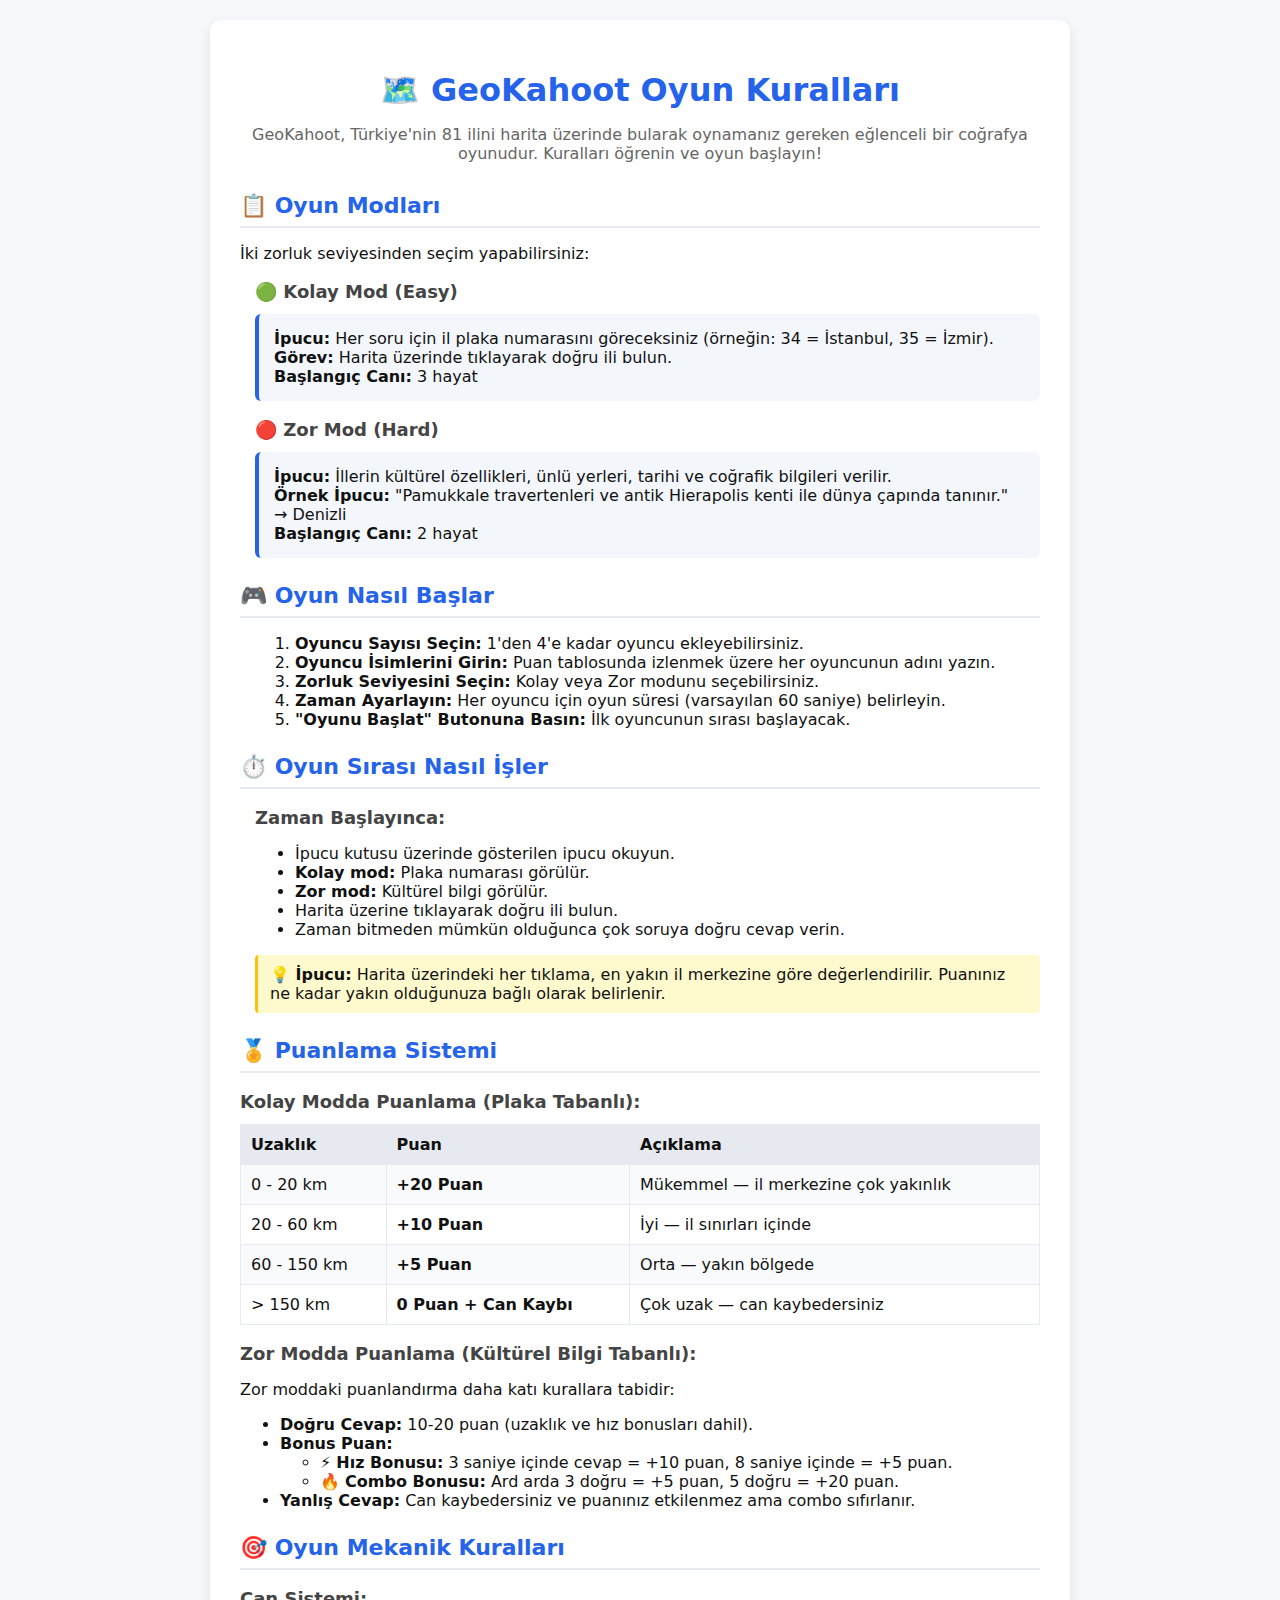
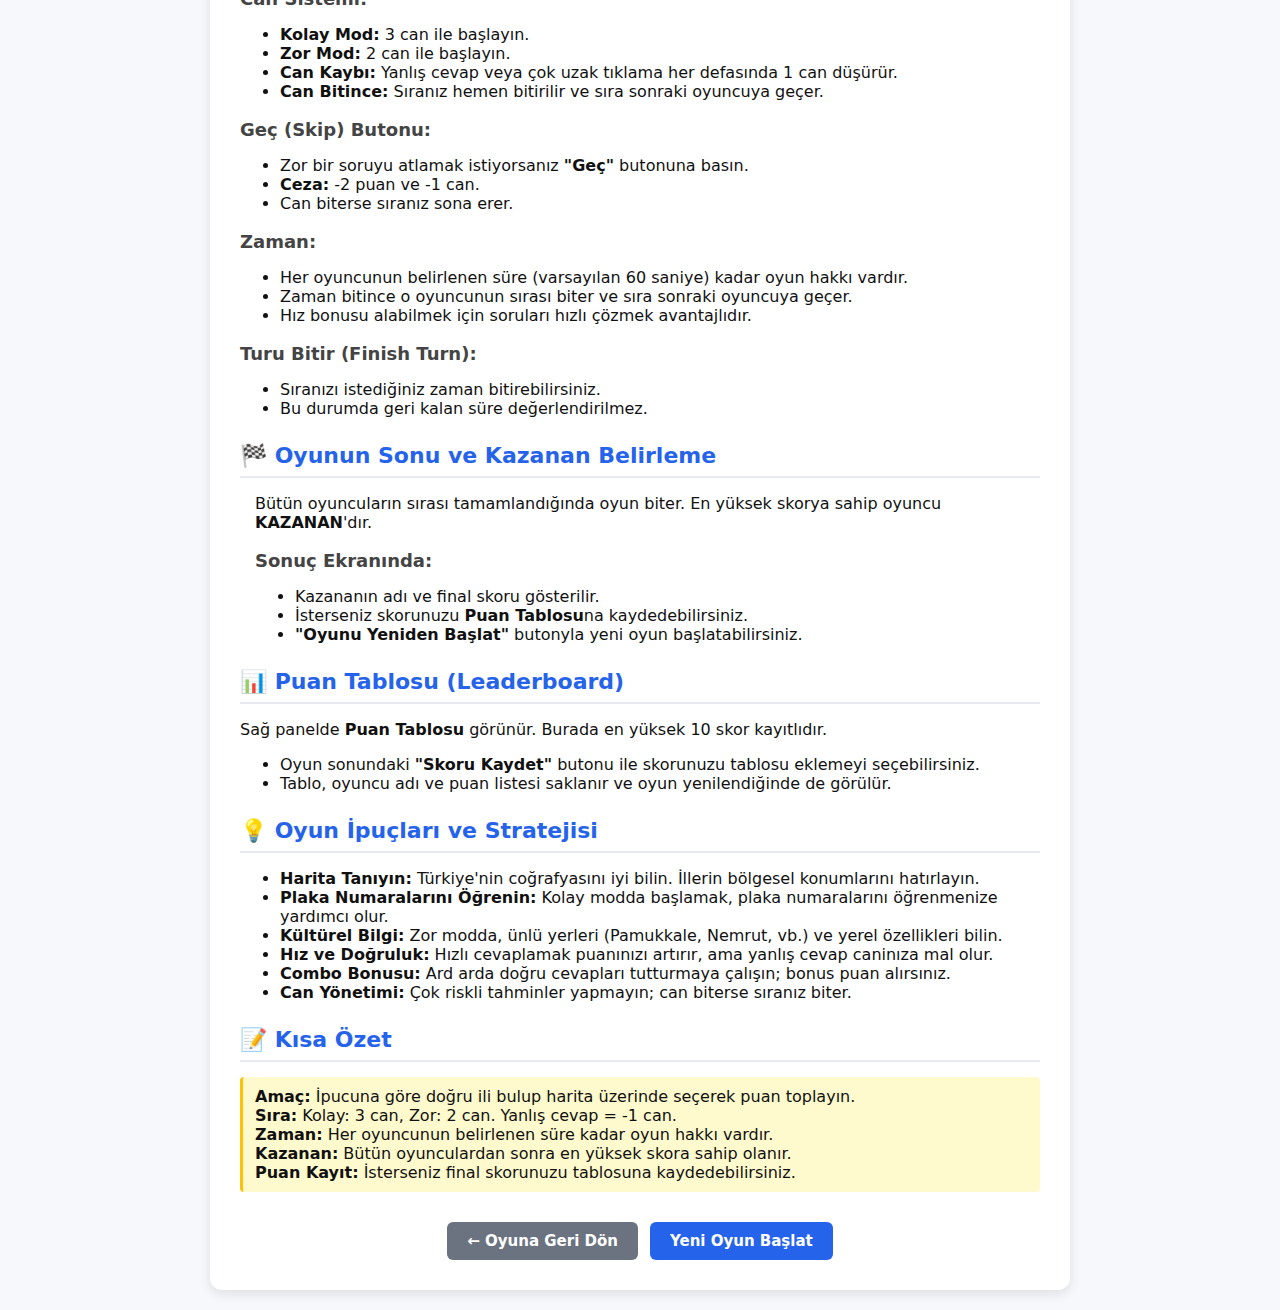
<file: rules.html>
<!doctype html>
<html lang="tr">
<head>
  <meta charset="utf-8" />
  <meta name="viewport" content="width=device-width,initial-scale=1" />
  <title>GeoKahoot — Oyun Kuralları</title>
  <link rel="stylesheet" href="style.css" />
  <style>
    body { background: #f6f8fb; }
    .rules-container { max-width: 900px; margin: 0 auto; padding: 20px; }
    .rules-card { background: #fff; padding: 30px; border-radius: 12px; box-shadow: 0 4px 12px rgba(0,0,0,0.1); }
    h1 { color: #2563eb; font-size: 32px; margin-bottom: 10px; text-align: center; }
    .intro { text-align: center; color: #666; font-size: 16px; margin-bottom: 30px; }
    h2 { color: #2563eb; font-size: 22px; margin-top: 25px; margin-bottom: 15px; border-bottom: 2px solid #e6e9ef; padding-bottom: 8px; }
    h3 { color: #444; font-size: 18px; margin-top: 18px; margin-bottom: 10px; }
    .section { margin-bottom: 25px; }
    .subsection { margin-left: 15px; margin-bottom: 15px; }
    .mode-box { background: #f3f6fb; border-left: 4px solid #2563eb; padding: 15px; margin: 12px 0; border-radius: 6px; }
    .scoring-table { width: 100%; border-collapse: collapse; margin: 12px 0; }
    .scoring-table td, .scoring-table th { padding: 10px; border: 1px solid #e6e9ef; text-align: left; }
    .scoring-table th { background: #e6e9ef; font-weight: 700; }
    .scoring-table tr:nth-child(even) { background: #f9fafb; }
    .key-point { background: #fffacd; border-left: 3px solid #ffc107; padding: 10px 12px; margin: 10px 0; border-radius: 4px; }
    .nav-buttons { display: flex; gap: 12px; justify-content: center; margin-top: 30px; }
    .nav-buttons button { padding: 10px 20px; background: #2563eb; color: #fff; border: 0; border-radius: 6px; cursor: pointer; font-weight: 600; font-size: 15px; }
    .nav-buttons button:hover { background: #1e40af; }
    .nav-buttons .back-btn { background: #6b7280; }
    .nav-buttons .back-btn:hover { background: #4b5563; }
  </style>
</head>
<body>
  <div class="rules-container">
    <div class="rules-card">
      <h1>🗺️ GeoKahoot Oyun Kuralları</h1>
      <p class="intro">GeoKahoot, Türkiye'nin 81 ilini harita üzerinde bularak oynamanız gereken eğlenceli bir coğrafya oyunudur. Kuralları öğrenin ve oyun başlayın!</p>

      <!-- OYUN MODLARI -->
      <div class="section">
        <h2>📋 Oyun Modları</h2>
        <p>İki zorluk seviyesinden seçim yapabilirsiniz:</p>
        
        <div class="subsection">
          <h3>🟢 Kolay Mod (Easy)</h3>
          <div class="mode-box">
            <strong>İpucu:</strong> Her soru için il plaka numarasını göreceksiniz (örneğin: 34 = İstanbul, 35 = İzmir).<br/>
            <strong>Görev:</strong> Harita üzerinde tıklayarak doğru ili bulun.<br/>
            <strong>Başlangıç Canı:</strong> 3 hayat
          </div>
        </div>

        <div class="subsection">
          <h3>🔴 Zor Mod (Hard)</h3>
          <div class="mode-box">
            <strong>İpucu:</strong> İllerin kültürel özellikleri, ünlü yerleri, tarihi ve coğrafik bilgileri verilir.<br/>
            <strong>Örnek İpucu:</strong> "Pamukkale travertenleri ve antik Hierapolis kenti ile dünya çapında tanınır." → Denizli<br/>
            <strong>Başlangıç Canı:</strong> 2 hayat
          </div>
        </div>
      </div>

      <!-- OYUN BAŞLAMA -->
      <div class="section">
        <h2>🎮 Oyun Nasıl Başlar</h2>
        <div class="subsection">
          <ol>
            <li><strong>Oyuncu Sayısı Seçin:</strong> 1'den 4'e kadar oyuncu ekleyebilirsiniz.</li>
            <li><strong>Oyuncu İsimlerini Girin:</strong> Puan tablosunda izlenmek üzere her oyuncunun adını yazın.</li>
            <li><strong>Zorluk Seviyesini Seçin:</strong> Kolay veya Zor modunu seçebilirsiniz.</li>
            <li><strong>Zaman Ayarlayın:</strong> Her oyuncu için oyun süresi (varsayılan 60 saniye) belirleyin.</li>
            <li><strong>"Oyunu Başlat" Butonuna Basın:</strong> İlk oyuncunun sırası başlayacak.</li>
          </ol>
        </div>
      </div>

      <!-- OYUNUN SIRASINADA -->
      <div class="section">
        <h2>⏱️ Oyun Sırası Nasıl İşler</h2>
        <div class="subsection">
          <h3>Zaman Başlayınca:</h3>
          <ul>
            <li>İpucu kutusu üzerinde gösterilen ipucu okuyun.</li>
            <li><strong>Kolay mod:</strong> Plaka numarası görülür.</li>
            <li><strong>Zor mod:</strong> Kültürel bilgi görülür.</li>
            <li>Harita üzerine tıklayarak doğru ili bulun.</li>
            <li>Zaman bitmeden mümkün olduğunca çok soruya doğru cevap verin.</li>
          </ul>

          <div class="key-point">
            <strong>💡 İpucu:</strong> Harita üzerindeki her tıklama, en yakın il merkezine göre değerlendirilir. Puanınız ne kadar yakın olduğunuza bağlı olarak belirlenir.
          </div>
        </div>
      </div>

      <!-- PUANLAMA SİSTEMİ -->
      <div class="section">
        <h2>🏅 Puanlama Sistemi</h2>
        
        <h3>Kolay Modda Puanlama (Plaka Tabanlı):</h3>
        <table class="scoring-table">
          <tr>
            <th>Uzaklık</th>
            <th>Puan</th>
            <th>Açıklama</th>
          </tr>
          <tr>
            <td>0 - 20 km</td>
            <td><strong>+20 Puan</strong></td>
            <td>Mükemmel — il merkezine çok yakınlık</td>
          </tr>
          <tr>
            <td>20 - 60 km</td>
            <td><strong>+10 Puan</strong></td>
            <td>İyi — il sınırları içinde</td>
          </tr>
          <tr>
            <td>60 - 150 km</td>
            <td><strong>+5 Puan</strong></td>
            <td>Orta — yakın bölgede</td>
          </tr>
          <tr>
            <td>&gt; 150 km</td>
            <td><strong>0 Puan + Can Kaybı</strong></td>
            <td>Çok uzak — can kaybedersiniz</td>
          </tr>
        </table>

        <h3>Zor Modda Puanlama (Kültürel Bilgi Tabanlı):</h3>
        <p>Zor moddaki puanlandırma daha katı kurallara tabidir:</p>
        <ul>
          <li><strong>Doğru Cevap:</strong> 10-20 puan (uzaklık ve hız bonusları dahil).</li>
          <li><strong>Bonus Puan:</strong>
            <ul>
              <li>⚡ <strong>Hız Bonusu:</strong> 3 saniye içinde cevap = +10 puan, 8 saniye içinde = +5 puan.</li>
              <li>🔥 <strong>Combo Bonusu:</strong> Ard arda 3 doğru = +5 puan, 5 doğru = +20 puan.</li>
            </ul>
          </li>
          <li><strong>Yanlış Cevap:</strong> Can kaybedersiniz ve puanınız etkilenmez ama combo sıfırlanır.</li>
        </ul>
      </div>

      <!-- OYUN MEKANİĞİ -->
      <div class="section">
        <h2>🎯 Oyun Mekanik Kuralları</h2>
        
        <h3>Can Sistemi:</h3>
        <ul>
          <li><strong>Kolay Mod:</strong> 3 can ile başlayın.</li>
          <li><strong>Zor Mod:</strong> 2 can ile başlayın.</li>
          <li><strong>Can Kaybı:</strong> Yanlış cevap veya çok uzak tıklama her defasında 1 can düşürür.</li>
          <li><strong>Can Bitince:</strong> Sıranız hemen bitirilir ve sıra sonraki oyuncuya geçer.</li>
        </ul>

        <h3>Geç (Skip) Butonu:</h3>
        <ul>
          <li>Zor bir soruyu atlamak istiyorsanız <strong>"Geç"</strong> butonuna basın.</li>
          <li><strong>Ceza:</strong> -2 puan ve -1 can.</li>
          <li>Can biterse sıranız sona erer.</li>
        </ul>

        <h3>Zaman:</h3>
        <ul>
          <li>Her oyuncunun belirlenen süre (varsayılan 60 saniye) kadar oyun hakkı vardır.</li>
          <li>Zaman bitince o oyuncunun sırası biter ve sıra sonraki oyuncuya geçer.</li>
          <li>Hız bonusu alabilmek için soruları hızlı çözmek avantajlıdır.</li>
        </ul>

        <h3>Turu Bitir (Finish Turn):</h3>
        <ul>
          <li>Sıranızı istediğiniz zaman bitirebilirsiniz.</li>
          <li>Bu durumda geri kalan süre değerlendirilmez.</li>
        </ul>
      </div>

      <!-- OYUNUN SONU -->
      <div class="section">
        <h2>🏁 Oyunun Sonu ve Kazanan Belirleme</h2>
        <div class="subsection">
          <p>Bütün oyuncuların sırası tamamlandığında oyun biter. En yüksek skorya sahip oyuncu <strong>KAZANAN</strong>'dır.</p>
          
          <h3>Sonuç Ekranında:</h3>
          <ul>
            <li>Kazananın adı ve final skoru gösterilir.</li>
            <li>İsterseniz skorunuzu <strong>Puan Tablosu</strong>na kaydedebilirsiniz.</li>
            <li><strong>"Oyunu Yeniden Başlat"</strong> butonyla yeni oyun başlatabilirsiniz.</li>
          </ul>
        </div>
      </div>

      <!-- PUAN TABLOSU -->
      <div class="section">
        <h2>📊 Puan Tablosu (Leaderboard)</h2>
        <p>Sağ panelde <strong>Puan Tablosu</strong> görünür. Burada en yüksek 10 skor kayıtlıdır.</p>
        <ul>
          <li>Oyun sonundaki <strong>"Skoru Kaydet"</strong> butonu ile skorunuzu tablosu eklemeyi seçebilirsiniz.</li>
          <li>Tablo, oyuncu adı ve puan listesi saklanır ve oyun yenilendiğinde de görülür.</li>
        </ul>
      </div>

      <!-- İPUÇLARI VE STRATEJ -->
      <div class="section">
        <h2>💡 Oyun İpuçları ve Stratejisi</h2>
        <ul>
          <li><strong>Harita Tanıyın:</strong> Türkiye'nin coğrafyasını iyi bilin. İllerin bölgesel konumlarını hatırlayın.</li>
          <li><strong>Plaka Numaralarını Öğrenin:</strong> Kolay modda başlamak, plaka numaralarını öğrenmenize yardımcı olur.</li>
          <li><strong>Kültürel Bilgi:</strong> Zor modda, ünlü yerleri (Pamukkale, Nemrut, vb.) ve yerel özellikleri bilin.</li>
          <li><strong>Hız ve Doğruluk:</strong> Hızlı cevaplamak puanınızı artırır, ama yanlış cevap caninıza mal olur.</li>
          <li><strong>Combo Bonusu:</strong> Ard arda doğru cevapları tutturmaya çalışın; bonus puan alırsınız.</li>
          <li><strong>Can Yönetimi:</strong> Çok riskli tahminler yapmayın; can biterse sıranız biter.</li>
        </ul>
      </div>

      <!-- KISACA KURALLAR -->
      <div class="section">
        <h2>📝 Kısa Özet</h2>
        <div class="key-point">
          <strong>Amaç:</strong> İpucuna göre doğru ili bulup harita üzerinde seçerek puan toplayın.<br/>
          <strong>Sıra:</strong> Kolay: 3 can, Zor: 2 can. Yanlış cevap = -1 can.<br/>
          <strong>Zaman:</strong> Her oyuncunun belirlenen süre kadar oyun hakkı vardır.<br/>
          <strong>Kazanan:</strong> Bütün oyunculardan sonra en yüksek skora sahip olanır.<br/>
          <strong>Puan Kayıt:</strong> İsterseniz final skorunuzu tablosuna kaydedebilirsiniz.
        </div>
      </div>

      <!-- NAVİGASYON -->
      <div class="nav-buttons">
        <button class="back-btn" onclick="window.location.href='index.html'">← Oyuna Geri Dön</button>
        <button onclick="window.location.href='index.html'">Yeni Oyun Başlat</button>
      </div>
    </div>
  </div>
</body>
</html>
</file>
<file: style.css>
:root{
  --bg:#f6f8fb; --card:#fff; --accent:#2563eb; --muted:#666;
}
*{box-sizing:border-box;font-family:Inter,system-ui,-apple-system,"Segoe UI",Roboto,Arial;}
html,body{height:100%;margin:0;background:var(--bg);color:#111}
.page{display:flex;height:100vh;align-items:flex-start;justify-content:center;padding:20px}
.card{background:var(--card);padding:14px;border-radius:10px;box-shadow:0 6px 18px rgba(12,18,30,0.06);width:420px}
.card.small{width:300px;margin-top:12px}
#setupPage .card{width:520px; max-width:92%;}
#setupPage{
  /* Use the provided giriş.jpg as the setup page background (scaled down so it fits) */
  position:relative;
  width:100%;
  display:flex;
  align-items:center;
  justify-content:center;
  background-image: url("giriş.jpg");
  /* scale the image smaller so it's fully visible; no-repeat so card area stays clean */
  background-size: 70% auto;
  background-repeat: no-repeat;
  background-position: center top;
}
#setupPage .setup-header{ text-align:center; margin-bottom:6px }
#setupPage h1{ font-size:28px; margin:6px 0 4px; letter-spacing:0.5px }
#setupPage .subtitle{ color:rgba(0,0,0,0.6); margin:0 0 12px; font-size:13px }

/* nicer card look for setup */
#setupPage .card{ padding:22px; border-radius:14px; box-shadow:0 12px 30px rgba(8,12,24,0.18); }
#setupPage label{ font-size:15px }
#playerNames .player-input{ margin-bottom:8px }

/* Buttons */
button.primary{ background:linear-gradient(90deg,var(--accent),#1e6fe0); padding:10px 14px; font-weight:700 }
button.ghost{ background:transparent; color:var(--accent); border:1px solid rgba(37,99,235,0.12); padding:8px 10px }
.row.actions{ display:flex; align-items:center; gap:12px; margin-top:16px }
.secondaryGroup{ display:flex; gap:8px; align-items:center }

/* inputs */
input[type="number"], select, input[type="text"]{ padding:8px 10px; border-radius:8px; border:1px solid #e6e9ef }

/* dark overlay to keep text readable */
#setupPage::before{
  content: "";
  position:absolute;inset:0;background:linear-gradient(rgba(0,0,0,0.35), rgba(0,0,0,0.35));
  z-index:0;border-radius:0;
}
#setupPage .card{position:relative;z-index:1;background:rgba(255,255,255,0.94)}
#setupPage label{display:block;margin:10px 0;font-size:15px}
.row{display:flex;gap:8px;margin-top:12px}
button{background:var(--accent);color:#fff;padding:8px 10px;border:0;border-radius:8px;cursor:pointer}
button[disabled]{opacity:0.5;cursor:not-allowed}
.muted{color:var(--muted);font-size:13px;margin-top:8px}

#gamePage{align-items:stretch;justify-content:flex-start}
#gamePage{
  /* background for the main game area (use mor.jpg) */
  position:relative;
  background-image: url("mor.jpg");
  background-size: cover;
  background-position: center center;
}
/* Rules modal styles removed — using a separate rules.html page now */
/* subtle dark overlay for readability */
#gamePage::before{
  content:""; position:absolute; inset:0; background:linear-gradient(rgba(0,0,0,0.22), rgba(0,0,0,0.22)); z-index:0;
}
/* ensure children sit above the overlay */
#gamePage > *{position:relative; z-index:1}
#sidebar{width:440px;padding-right:12px; max-height:calc(100vh - 40px); overflow-y:auto}
/* ensure sidebar card content flows and can expand vertically */
#sidebar .card{display:flex;flex-direction:column;gap:8px}
#mapWrap{flex:1;display:flex;align-items:stretch}
#map{flex:1;height:calc(100vh - 40px);border-radius:10px;overflow:hidden;box-shadow:0 6px 18px rgba(12,18,30,0.06)}
.stats{display:flex;gap:12px;font-weight:700;margin:8px 0}
#hintBox{background:#f3f6fb;padding:6px 8px;border-radius:8px; position:-webkit-sticky; position:sticky; top:0; z-index:2; max-height:calc(100vh - 120px); overflow:auto; width:100%; font-size:15px}
#hintText{min-height:44px;display:block;white-space:normal;overflow-wrap:break-word;word-break:break-word;line-height:1.35}
#eventsBox{margin-top:10px}
#events{list-style:none;padding:0;margin:0;max-height:160px;overflow:auto}
#events li{padding:6px 8px;border-bottom:1px solid #eee;font-size:13px}
.leader-form{display:flex;gap:8px;margin-top:8px}
.leader-form input{flex:1;padding:8px;border-radius:6px;border:1px solid #e6e9ef}
ol#leaders{padding-left:18px;margin:6px 0}
#endActions .muted{margin-top:6px}
</file>
